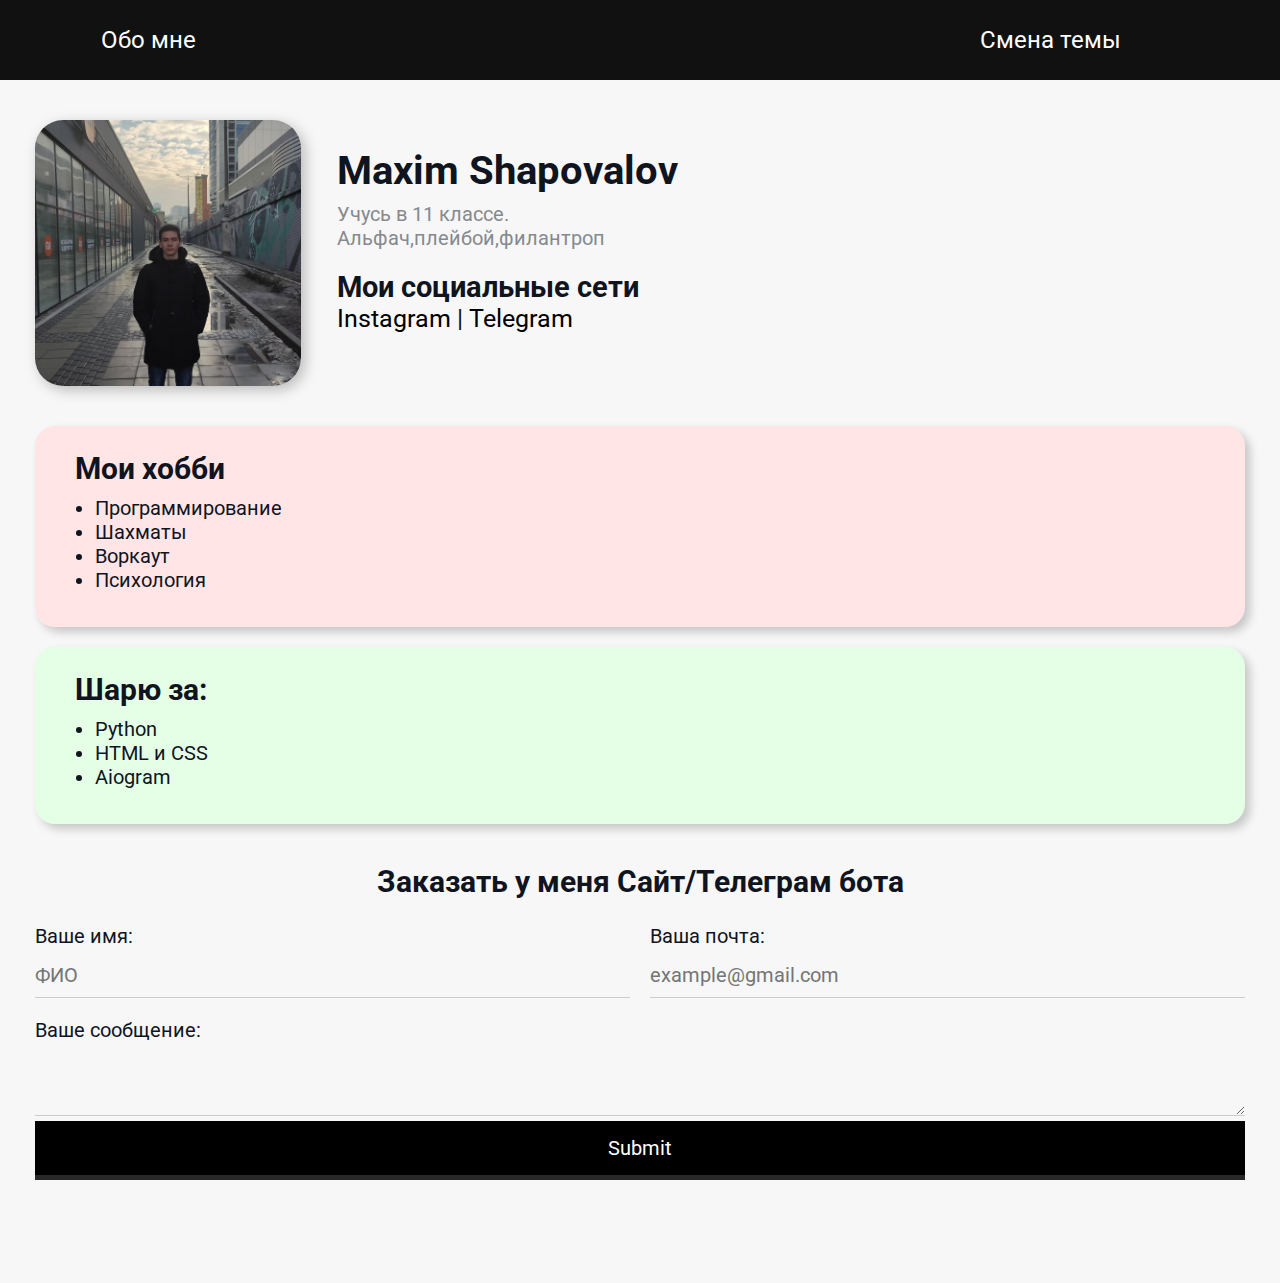
<file: index.html>
<!DOCTYPE html>
<html lang = 'ru'>
	<head>
		<meta charset="utf-8">
		<meta name = "viewport" content="width=device-width">
		<title> Главная | Резюме </title>
		<link rel="stylesheet" href="site_css.css" id = "theme">
		<!-- <link rel="stylesheet" href="black.css"> -->
	</head>
	<body>
		<div class = "container">
			<nav class = "menu">
				<div class = "menu-ul">
					<a href = "parallax.html">Обо мне</a>
					<button id="switchMode">Смена темы</button>
				</div>	
			</nav>
			
			<div class = "info">
				<img src="ma.jpg" class="maxik">
				<div class="info-text">
					<div class="info1">
						<h1>Maxim Shapovalov</h1>
						<p>Учусь в 11 классе.</p>
						<p>Альфач,плейбой,филантроп</p>
					</div>
					<div class = "social">
						<h3>Мои социальные сети</h3>
						<a href = "https://instagram.com/shapovalov_mm" target="_blank" class = "soc">Instagram</a>
						|
						<a href = "https://t.me/zerkalosamorazvitiya" target="_blank" class= 'soc'>Telegram</a>
					</div>
				</div>
			</div>
			<div class = "card bg-red">
				<h2>Мои хобби</h2>
				<ul class = "list">
					<li>Программирование</li>
					<li>Шахматы</li>
					<li>Воркаут</li>
					<li>Психология</li>
				</ul>
			</div>
			<div class = "card bg-green">
				<h2>Шарю за:</h2>
				<ul class = "list">
					<li>Python</li>
					<li>HTML и CSS</li>
					<li>Aiogram</li>
				</ul>
			</div>
			<form class="contact">
				<h2>Заказать у меня Сайт/Телеграм бота</h2>
				<div class="row">
					<div class = "form-group">
						<label for="name"> Ваше имя:</label>
						<input type="text" id="name" placeholder="ФИО">
					</div>
					<div class = "form-group">
						<label for="email"> Ваша почта:</label>
						<input type="email" id="email" placeholder="example@gmail.com">
					</div>
				</div>
				<div class = "form-group">
					<label for="message"> Ваше сообщение:</label>
					<textarea id="message"> </textarea>
				</div>
				<input class = "btn" type="submit">
			</form>
		</div>
		<script src = "script.js"></script>
	</body>
</html>
</file>
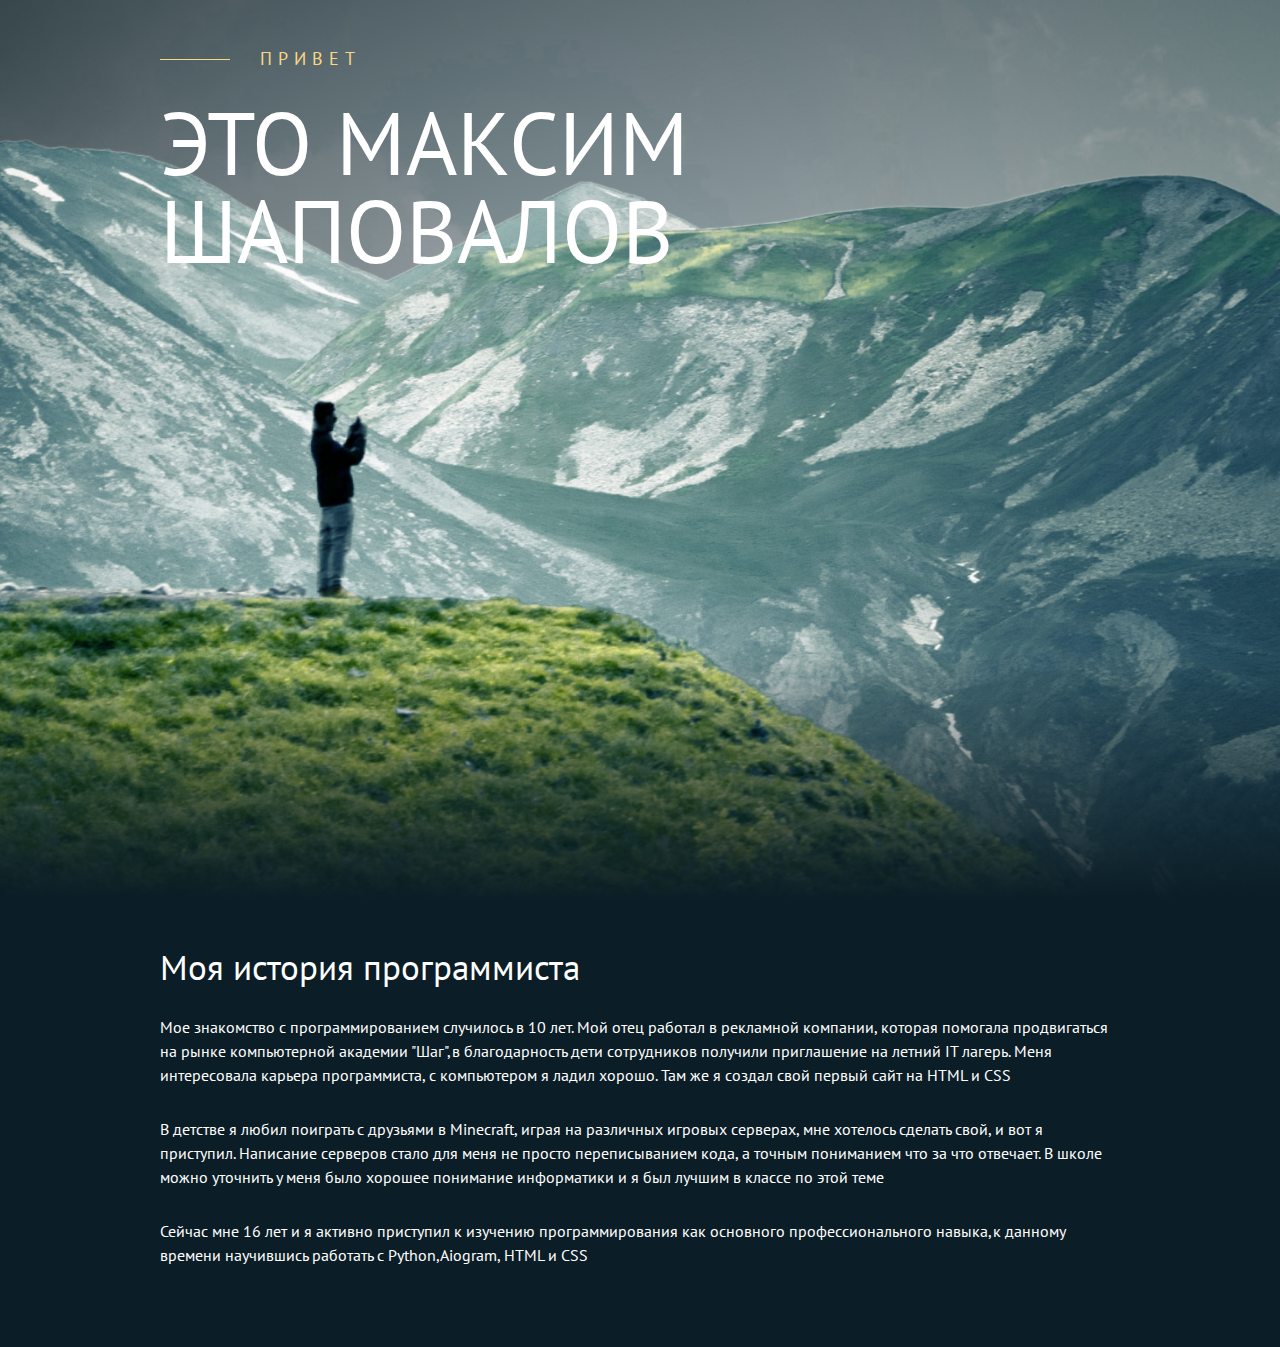
<file: parallax.html>
<!DOCTYPE html>
<html lang = 'ru'>
	<head>
		<meta charset="utf-8">
		<meta name = "viewport" content="width=device-width, initial-scale=1.0">
		<title> Обо мне | Резюме </title>
		<link rel="stylesheet" href="parallax.css" id = "theme">
		<link href= 'https://fonts.googleapis.com/css2?family=PT+Sans&family=Roboto&display=swap' rel = "stylesheet">
	</head>
	<body>
		<div class = "wrapper">
			<section class = "parallax">
				<div class = "parallax__body">
					<div class = "parallax__container _container">
						<div class ="parallax__label">Привет</div>
						<h1 class = "parallax__title">Это Максим Шаповалов </h1>
					</div>
					<div class = "parallax__images images__parallax">
						<div class = "images-parallax__item">
							<div  data-speed = "40" class = "layer images-parallax__clouds"></div>
						</div>
						<div class = "images-parallax__item">
							<div data-speed = "20" class = "layer images-parallax__mountains"></div>
						</div>
						<div class = "images-parallax__item">
							<div data-speed = "10"class = "layer images-parallax__human"></div>
						</div>
					</div>
				</div>
			</section>
			<section class = "content">
				<div class = "content__container _container">
					<h2 class = "content__title"> Моя история программиста</h2>
					<div class="content__text">
						<p>Мое знакомство с программированием случилось в 10 лет. Мой отец работал в рекламной компании, которая помогала продвигаться на рынке компьютерной академии "Шаг",в благодарность дети сотрудников получили приглашение на летний IT лагерь. Меня интересовала карьера программиста, с компьютером я ладил хорошо. Там же я создал свой первый сайт на HTML и CSS</p>
						<p>В детстве я любил поиграть с друзьями в Minecraft, играя на различных игровых серверах, мне хотелось сделать свой, и вот я приступил. Написание серверов стало для меня не просто переписыванием кода, а точным пониманием что за что отвечает. В школе можно уточнить у меня было хорошее понимание информатики и я был лучшим в классе по этой теме</p>
						<p>Сейчас мне 16 лет и я активно приступил к изучению программирования как основного профессионального навыка,к данному времени научившись работать с Python,Aiogram, HTML и CSS</p>
						
					</div>
				</div>
			</section>
		</div>
		<script type="text/javascript" src = "parallax.js"></script>
	</body>
</html>
</file>
<file: site_css.css>
@import url('https://fonts.googleapis.com/css2?family=Roboto&display=swap');

body {
	background-color: #f7f7f7;
	color:#0f141e ;
	font-size: 20px;
	font-weight: normal;
	font-family: 'Roboto', sans-serif;
	margin-top: 0px
}

.soc {
	color:black;
	text-decoration: none;
}

.soc:hover {
	text-decoration: underline;
}

.maxik {
	min-width: 250px;
	max-height: 270px;
	width: 22%;
	border-radius: 28px;
	box-shadow: 4px 4px 14px rgba(0,0,0,0.25);
}

.info p {
	color:#86898f;
	margin: 0;
}
.info-text h1 {
	margin-bottom: 8px;
}
.info {
	margin-bottom: 40px;
	margin-top: 40px;
	display: flex;
	position: relative;
	animation-name: infoq;
	animation-duration: 1.5s;
}
.info-text {
	margin-left: 3%;
}
.info-text h4 {
	margin-bottom: 10px;
}
.social {
	font-size: 25px;
}
.social h3 {
	margin: 0;
}
.info1 {
	margin-bottom: 20px;
}

@keyframes infoq {
	from {top: -150px;
		opacity: 0;}
	to {top:0;
		opacity: 1}
}
@keyframes greenq {
	0% {top: -60px;
		opacity: 0;}
	60% {top: -60px;
		opacity: 0;}
	100% {top:0;
		opacity: 1}
}

@keyframes redq {
	0% {top: -60px;
		opacity: 0;}
	40% {top: -60px;
		opacity: 0;}
	100% {top:0;
		opacity: 1}
}
@keyframes contactq {
	0% {top: -60px;
		opacity: 0;}
	60% {top: -60px;
		opacity: 0;}
	100% {top:0;
		opacity: 1}
}
.container {
	max-width: 1210px;
	min-width: 580px;
	margin: auto;
	padding-top: 0;
	padding-bottom: 100px;
	padding-left: 20px;
	padding-right:20px;
}

.bg-red {
	position: relative;
	background: #ffe5e5;
	margin-bottom: 20px;
	animation-name: redq;
	animation-duration: 2s;
}


.bg-green {
	position: relative;
	background: #e5ffe7;
	margin-bottom: 40px;
	animation-name: greenq;
	animation-duration: 2.5s;
}

.bg-green h2,
.bg-red h2{
	margin-top: 10px;
	margin-bottom: 10px;
}
.card {
	padding: 15px 40px;
	border-radius: 20px;
	box-shadow: 5px 5px 10px rgba(0,0,0,0.20);
}
.list {
	padding: 0px 20px;	
	margin-top: 0;
}
.contact h2{
	text-align: center;
}
.contact {
	position: relative;
	animation-name: contactq;
	animation-duration: 3.5s;
}
.menu{
	max-width: 1080px;
	width: 100%;
	margin-left: 3%; 
	margin-right: 5%;
}
.menu:before {
	content: "";
	display: block;
	height: 80px;
	width: 160%;
	background:#111111;
	position: absolute;
	left:0;
	z-index: -1;
}
.menu-ul {
	margin:0;
	padding: 0;
	list-style: none;
	height: 80px;
	display: flex;
	justify-content: space-between;
}

.menu-ul a,
.menu-ul button{
	color:white;
	display: block;
	height: 80px;
	padding: 0 30px;
	text-decoration: none;
	line-height: 80px;
	transition-duration: 0.3s;
	font-size: 24px;
}
.menu-ul a:hover,
.menu-ul button:hover{
	background: white;
	color: black;
}
.menu-ul button {
	border: none;
	background: transparent;
	font-family: inherit;

}
.form-group label{
	display: block;
	font-size: 20px;
}
.form-group input,
.form-group textarea{
	width:100%;
	box-sizing: border-box;
	border: none;
	border-bottom: 1px solid #ccc;
	color: #000;
	padding: 15px 0 10px;
	outline: none;
	font-family: inherit;
	background: transparent;
	font-size: 20px;
}
.row {
	display: flex;
	margin-bottom: 20px;
}
.row > .form-group {
	width: 50%;
}
.row > .form-group:first-child {
	margin-right: 20px;
}

.btn {
	background: black;
	padding: 15px 20px;
	color: white;
	border: none;
	font-family: inherit;
	cursor: pointer;
	width: 100%; 
	font-size: 20px;
	box-shadow:0 5px 0px #292929;
	position: relative;
	display:inline-block;
	transition-duration: 0.5s;
	
}

.btn:hover {
	opacity: 0.9;
	box-shadow:0 0px 0px #292929;
	margin-top: 5px
}
</file>
<file: black.css>
@import url('https://fonts.googleapis.com/css2?family=Roboto&display=swap');

body {
	background-color: #373737;
	color:#f4f4f4 ;
	font-size: 20px;
	font-weight: normal;
	font-family: 'Roboto', sans-serif;
	margin-top: 0px
}

.soc {
	color: #f4f4f4;
	text-decoration: none;
}

.soc:hover {
	text-decoration: underline;
}

.maxik {
	min-width: 250px;
	max-height: 270px;
	width: 22%;
	border-radius: 28px;
	box-shadow: 4px 4px 14px rgba(0,0,0,0.25);
}

.info p {
	color:#86898f;
	margin: 0;
}
.info-text h1 {
	margin-bottom: 8px;
}
.info {
	margin-bottom: 40px;
	margin-top: 40px;
	display: flex;
	position: relative;
	animation-name: infoq;
	animation-duration: 1.5s;
}
.info-text {
	margin-left: 3%;
}
.info-text h4 {
	margin-bottom: 10px;
}
.social {
	font-size: 25px;
}
.social h3 {
	margin: 0;
}
.info1 {
	margin-bottom: 20px;
}

@keyframes infoq {
	from {top: -150px;
		opacity: 0;}
	to {top:0;
		opacity: 1}
}
@keyframes greenq {
	0% {top: -60px;
		opacity: 0;}
	60% {top: -60px;
		opacity: 0;}
	100% {top:0;
		opacity: 1}
}

@keyframes redq {
	0% {top: -60px;
		opacity: 0;}
	40% {top: -60px;
		opacity: 0;}
	100% {top:0;
		opacity: 1}
}
@keyframes contactq {
	0% {top: -60px;
		opacity: 0;}
	60% {top: -60px;
		opacity: 0;}
	100% {top:0;
		opacity: 1}
}
.container {
	max-width: 1210px;
	min-width: 580px;
	margin: auto;
	padding-top: 0;
	padding-bottom: 100px;
	padding-left: 20px;
	padding-right:20px;
}

.bg-red {
	position: relative;
	background: #111111;
	margin-bottom: 20px;
	animation-name: redq;
	animation-duration: 2s;
}


.bg-green {
	position: relative;
	background: #111111;
	margin-bottom: 40px;
	animation-name: greenq;
	animation-duration: 2.5s;
}

.bg-green h2,
.bg-red h2{
	margin-top: 10px;
	margin-bottom: 10px;
}
.card {
	padding: 15px 40px;
	border-radius: 20px;
	box-shadow: 5px 5px 10px rgba(0,0,0,0.20);
}
.list {
	padding: 0px 20px;	
	margin-top: 0;
}
.contact h2{
	text-align: center;
}
.contact {
	position: relative;
	animation-name: contactq;
	animation-duration: 3.5s;
}
.menu{
	max-width: 1080px;
	width: 100%;
	margin-left: 3%; 
	margin-right: 5%;

}
.menu:before {
	content: "";
	display: block;
	height: 80px;
	width: 160%;
	background:#111111;
	position: absolute;
	left:0;
	z-index: -1;
}
.menu-ul {
	margin:0;
	padding: 0;
	list-style: none;
	height: 80px;
	display: flex;
	justify-content: space-between;
}

.menu-ul a,
.menu-ul button{
	color:white;
	display: block;
	height: 80px;
	padding: 0 30px;
	text-decoration: none;
	line-height: 80px;
	transition-duration: 0.3s;
	font-size: 24px;
}
.menu-ul a:hover,
.menu-ul button:hover{
	background: white;
	color: black;
}
.menu-ul button {
	border: none;
	background: transparent;
	font-family: inherit;

}
.form-group label{
	display: block;
	font-size: 20px;
}
.form-group input,
.form-group textarea{
	width:100%;
	box-sizing: border-box;
	border: none;
	border-bottom: 1px solid #ccc;
	color: #f4f4f4;
	padding: 15px 0 10px;
	outline: none;
	font-family: inherit;
	background: transparent;
	font-size: 20px;
}
.row {
	display: flex;
	margin-bottom: 20px;
}
.row > .form-group {
	width: 50%;
}
.row > .form-group:first-child {
	margin-right: 20px;
}

.btn {
	background: #111111;
	padding: 15px 20px;
	color: white;
	border: none;
	font-family: inherit;
	cursor: pointer;
	width: 100%; 
	font-size: 20px;
	box-shadow:0 5px 0px #292929;
	position: relative;
	display:inline-block;
	transition-duration: 0.5s;	
}
.btn:hover {
	opacity: 0.9;
	box-shadow:0 0px 0px #292929;
	margin-top: 5px
}
</file>
<file: parallax.css>
*,
*::before,
*::after {
	padding: 0;
	margin: 0;
	border: 0;
	box-sizing: border-box;
}
a {
	text-decoration: none;
}
ul,ol,li {
	list-style: none;
}
img {
	vertical-align: top;
}
h1,h2,h3,h4,h5,h6 {
	font-weight: inherit;
	font-size: inherit;
}
html,body {
	height: 100%;	
	line-height: 1;
	font-size: 16px;
	background-color: #0b1d26;
	color:white;
	font-family: "PT Sans";

}
.wrapper {
	min-height: 100%;
}
._container {
	max-width: 1000px;
	margin: 0px auto;
	padding: 50px 20px;
}
.parallax{
	min-height: 100vh;

}
.parallax__body{
	position: fixed;
	width: 100%;
	height: 100%;
	top:0;
	left:0;
}
.parallax__container{
	text-transform: uppercase;
	position: relative;
	z-index: 2;
}
.parallax__label {
	color:#fbd784;
	display: flex;
	font-size: 18px;
	letter-spacing: 6px;
	margin: 0 0 30px 0;
	align-items: center;
}
.parallax__label:before{
	flex:0 0 70px;
	content: "";
	margin: 0px 30px 0px 0px;
	background-color: #fbd784;
	height: 1px;
}
.parallax__title{
	font-size: 88px;
}

.parallax__images {
	position: absolute;
	width: 120%;
	height: 120%;
	top:-10%;
	left:-10%;
	z-index: 1;

}
.images-parallax__item{
	position: absolute;
	width: 100%;
	height: 100%;
	top:0;
	left:0;

}
.images-parallax__clouds,
.images-parallax__mountains,
.images-parallax__human{
	position: absolute;
	width: 100%;
	height: 100%;
	left:0;
}
.images-parallax__clouds{
	background: url("clouds.jpg") top / cover no-repeat;
	top:0;
}
.images-parallax__mountains{
	background: url("mountains.png") top / cover no-repeat;
	top:15%;
	z-index: 2;
}
.images-parallax__human{
	background: url("human.png") top / cover no-repeat;
	top:45%;
	z-index: 3;
}
@media (max-aspect-ratio: 3/2) {
	.images-parallax__human {
		background-position: 20% top;
	}
}
.content {
	background-color: #0b1d26;
	position: relative;
	z-index: 2;
}
.content:before {
	pointer-events: none;
	content: "";
	position: absolute;
	top:0;
	left:0;
	width:100%;
	height: 250px;
	transform: translate(0px, -100%);
	background: linear-gradient(180deg, rgba(11, 29, 38, 0), #0b1d26);
}
.content__title {
	font-size: 35px;
	margin:0 0 30px 0;
}
.content__text {
	font-size: 16px;
	line-height: 150%;
}
.content__text p {
	margin: 0px 0px 30px 0px;
}
@media (max-width: 767px) {
	.parallax__title {font-size: 50px;}
	.parallax__label {
		font-size: 16px;
		margin: 0px 0px 15px 0px;
	}
}
@media (max-width: 479px) {
	.parallax__title {font-size: 36px;}
	.parallax__label:before {
		flex:0px 0px 50px;
		margin: 0px 10px 0px 0px;
	}
}
</file>
